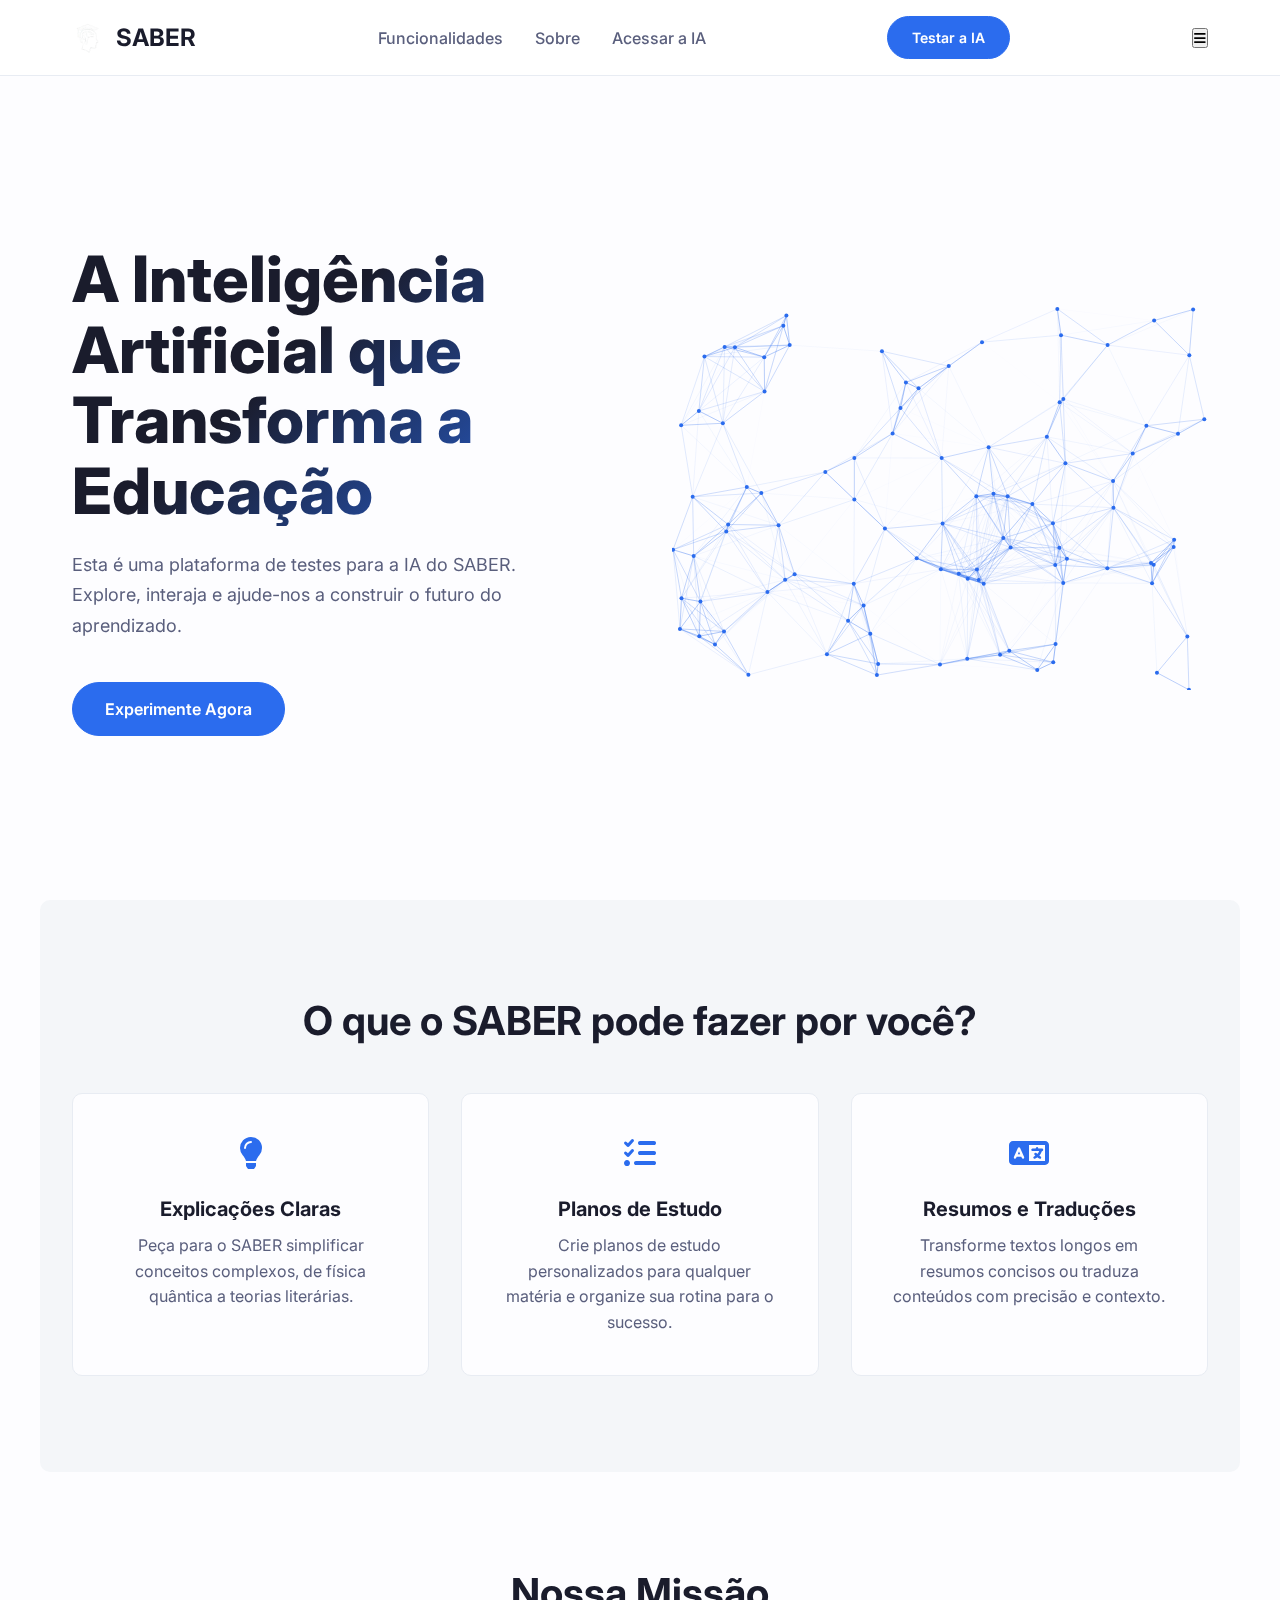
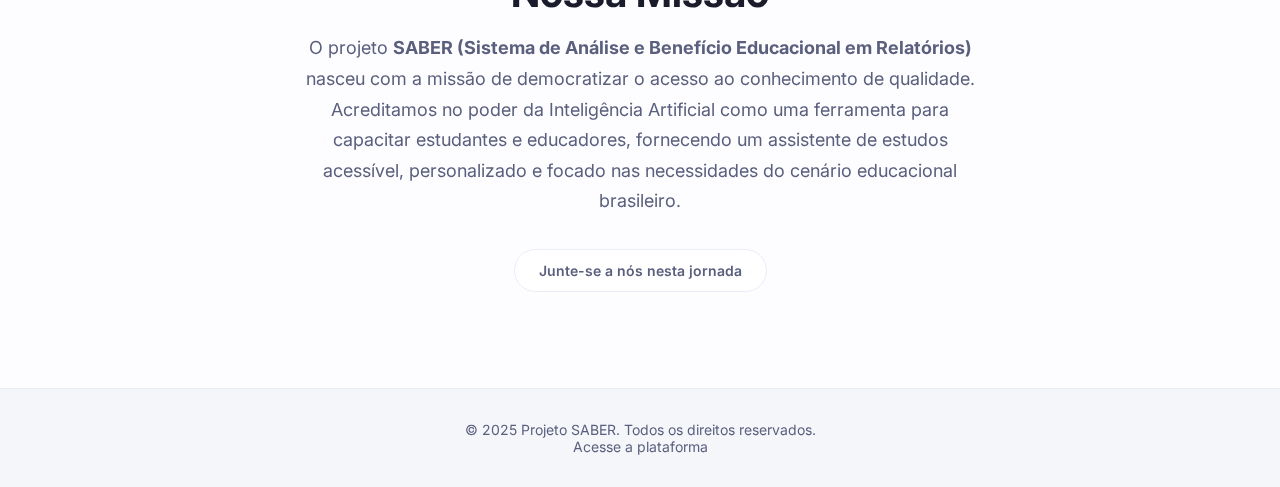
<file: static/index.html>
<!DOCTYPE html>
<html lang="pt-BR">
<head>
    <meta charset="UTF-8">
    <meta name="viewport" content="width=device-width, initial-scale=1.0">
    <title>Projeto SABER - Inteligência Artificial Educacional</title>
    <link rel="stylesheet" href="https://cdnjs.cloudflare.com/ajax/libs/font-awesome/6.0.0-beta3/css/all.min.css">
    <link rel="stylesheet" href="css/landing.css">
    <link rel="icon" href="assets/logo.png" type="image/png">
</head>
<body>

    <header class="main-header">
        <nav class="navbar">
            <a href="#hero" class="nav-logo">
                <img src="assets/logo.png" alt="SABER Logo" class="logo-img">
                <span>SABER</span>
            </a>
            <div class="nav-menu" id="nav-menu">
                <a href="#features" class="nav-link">Funcionalidades</a>
                <a href="#about" class="nav-link">Sobre</a>
                <a href="chat.html" class="nav-link">Acessar a IA</a>
            </div>
            <a href="chat.html" class="btn btn-primary nav-cta">Testar a IA</a>
            <button class="nav-toggle" id="nav-toggle">
                <i class="fas fa-bars"></i>
            </button>
        </nav>
    </header>

    <main>
        <section id="hero" class="hero-section">
            <div class="hero-content">
                <h1 class="hero-title">A Inteligência Artificial que Transforma a Educação</h1>
                <p class="hero-subtitle">
                    Esta é uma plataforma de testes para a IA do SABER. Explore, interaja e ajude-nos a construir o futuro do aprendizado.
                </p>
                <a href="chat.html" class="btn btn-primary btn-large hero-cta">
                     Experimente Agora
                </a>
            </div>
            <div class="hero-visual">
                <canvas id="neural-network-canvas"></canvas>
            </div>
        </section>

        <section id="features" class="features-section">
            <h2 class="section-title">O que o SABER pode fazer por você?</h2>
            <div class="features-grid">
                <div class="feature-card">
                    <div class="feature-icon"><i class="fas fa-lightbulb"></i></div>
                    <h3>Explicações Claras</h3>
                    <p>Peça para o SABER simplificar conceitos complexos, de física quântica a teorias literárias.</p>
                </div>
                <div class="feature-card">
                    <div class="feature-icon"><i class="fas fa-list-check"></i></div>
                    <h3>Planos de Estudo</h3>
                    <p>Crie planos de estudo personalizados para qualquer matéria e organize sua rotina para o sucesso.</p>
                </div>
                <div class="feature-card">
                    <div class="feature-icon"><i class="fas fa-language"></i></div>
                    <h3>Resumos e Traduções</h3>
                    <p>Transforme textos longos em resumos concisos ou traduza conteúdos com precisão e contexto.</p>
                </div>
            </div>
        </section>

        <section id="about" class="about-section">
            <div class="about-content">
                <h2 class="section-title">Nossa Missão</h2>
                <p class="about-text">
                    O projeto <strong>SABER (Sistema de Análise e Benefício Educacional em Relatórios)</strong> nasceu com a missão de democratizar o acesso ao conhecimento de qualidade. Acreditamos no poder da Inteligência Artificial como uma ferramenta para capacitar estudantes e educadores, fornecendo um assistente de estudos acessível, personalizado e focado nas necessidades do cenário educacional brasileiro.
                </p>
                <a href="chat.html" class="btn btn-secondary">Junte-se a nós nesta jornada</a>
            </div>
        </section>
    </main>

    <footer class="main-footer">
        <div class="footer-content">
            <p>© 2025 Projeto SABER. Todos os direitos reservados.</p>
            <a href="chat.html">Acesse a plataforma</a>
        </div>
    </footer>

    <script src="js/landing.js"></script>
</body>
</html>
</file>
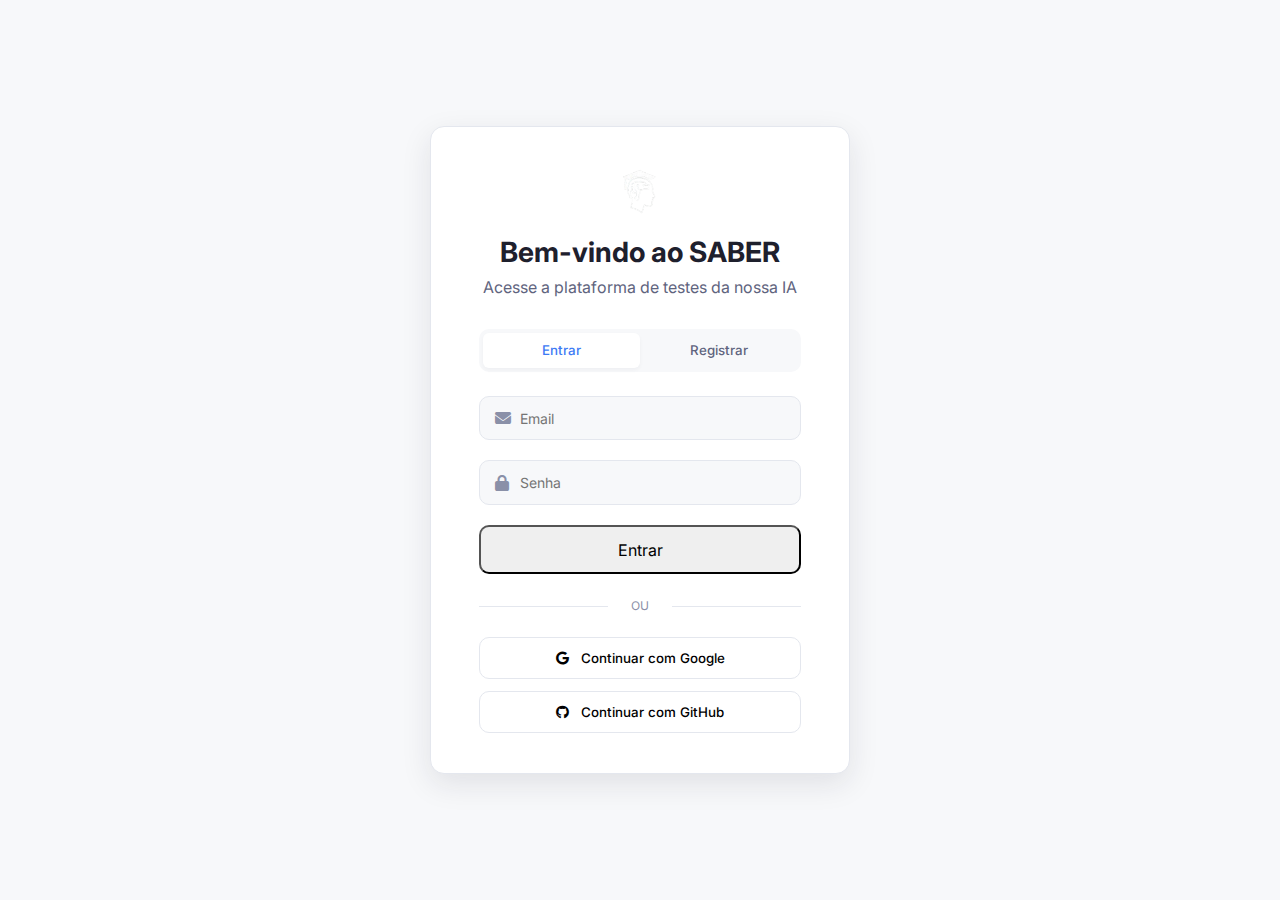
<file: static/chat.html>
<!DOCTYPE html>
<html lang="pt-BR">
<head>
    <meta charset="UTF-8">
    <meta name="viewport" content="width=device-width, initial-scale=1.0">
    <title>SABER - Chat IA</title>
    <link rel="stylesheet" href="https://cdnjs.cloudflare.com/ajax/libs/font-awesome/6.1.1/css/all.min.css">
    <link rel="stylesheet" href="css/chat.css">
    <link rel="icon" href="assets/logo.png" type="image/png">
</head>
<body data-theme="light">
    <div class="login-screen" id="loginScreen">
        <div class="login-container">
            <div class="login-header">
                <img src="assets/logo.png" alt="SABER Logo" class="login-logo-img">
                <h2 class="login-title">Bem-vindo ao SABER</h2>
                <p class="login-subtitle">Acesse a plataforma de testes da nossa IA</p>
            </div>
            <div class="login-tabs">
                <button class="login-tab active" data-tab="login">Entrar</button>
                <button class="login-tab" data-tab="register">Registrar</button>
            </div>
            <form id="login-form" class="login-form active">
                <div class="input-group">
                    <i class="fas fa-envelope"></i>
                    <input type="email" id="email" placeholder="Email" required>
                </div>
                <div class="input-group">
                    <i class="fas fa-lock"></i>
                    <input type="password" id="password" placeholder="Senha" required>
                </div>
                <button type="submit" class="btn-primary login-btn">Entrar</button>
            </form>
            <form id="register-form" class="login-form">
                <div class="input-group">
                    <i class="fas fa-user"></i>
                    <input type="text" id="reg-name" placeholder="Nome completo" required>
                </div>
                <div class="input-group">
                    <i class="fas fa-envelope"></i>
                    <input type="email" id="reg-email" placeholder="Email" required>
                </div>
                <div class="input-group">
                    <i class="fas fa-lock"></i>
                    <input type="password" id="reg-password" placeholder="Crie uma senha" required>
                </div>
                <div class="input-group">
                    <i class="fas fa-check-circle"></i>
                    <input type="password" id="reg-confirm" placeholder="Confirme sua senha" required>
                </div>
                <button type="submit" class="btn-primary login-btn">Criar Conta</button>
            </form>
            <div class="social-login-divider"><span>OU</span></div>
            <div class="social-login-buttons">
                <button class="social-btn google"><i class="fab fa-google"></i> Continuar com Google</button>
                <button class="social-btn github"><i class="fab fa-github"></i> Continuar com GitHub</button>
            </div>
        </div>
    </div>

    <div class="main-layout" id="appContainer" style="display: none;">
        <aside class="sidebar" id="sidebar">
            <div class="sidebar-header">
                <div class="sidebar-logo">
                    <div class="logo-circle"><img src="assets/logo.png" alt="Logo"></div>
                    <h2 class="sidebar-title">SABER</h2>
                </div>
                <button class="sidebar-toggle" id="sidebarToggle" title="Configurações"><i class="fas fa-cog"></i></button>
            </div>
            <div class="sidebar-actions">
                <button class="new-chat-btn" id="newChatBtn"><i class="fas fa-plus"></i><span>Nova Conversa</span></button>
            </div>
            <div class="sidebar-content">
                <div class="chat-history-section" id="todaySection"><h3 class="section-title">Hoje</h3><div class="chat-history-list" id="todayChats"></div></div>
                <div class="chat-history-section" id="yesterdaySection"><h3 class="section-title">Ontem</h3><div class="chat-history-list" id="yesterdayChats"></div></div>
                <div class="chat-history-section" id="weekSection"><h3 class="section-title">Últimos 7 dias</h3><div class="chat-history-list" id="weekChats"></div></div>
                <div class="chat-history-section" id="olderSection"><h3 class="section-title">Mais Antigas</h3><div class="chat-history-list" id="olderChats"></div></div>
            </div>
            <div class="sidebar-footer">
                <div class="user-info">
                    <div class="user-avatar"><span id="user-initial">U</span></div>
                    <div class="user-details"><span class="user-name">Usuário</span></div>
                </div>
                <button class="logout-btn" id="logoutBtn" title="Sair"><i class="fas fa-sign-out-alt"></i></button>
            </div>
        </aside>
        <div class="sidebar-overlay" id="sidebarOverlay"></div>

        <main class="chat-area">
            <header class="chat-header">
                <button class="header-menu-btn" id="headerMenuBtn"><i class="fas fa-bars"></i></button>
                <h1 class="chat-title" id="chat-title">Sua Conversa</h1>
            </header>
            <div class="chat-messages" id="chat-messages">
                </div>
            <div class="thinking-indicator" id="thinking" style="display: none;">
                <div class="dot-flashing"></div>
                <span> SABER está digitando...</span>
            </div>
            <div class="chat-input-area">
                <form id="message-form" class="input-wrapper">
                    <textarea id="message-input" placeholder="Pergunte qualquer coisa ao SABER..." rows="1"></textarea>
                    <button type="submit" id="send-button" title="Enviar Mensagem"><i class="fas fa-paper-plane"></i></button>
                </form>
                <p class="disclaimer">O SABER é uma IA em fase de testes e pode cometer erros.</p>
            </div>
        </main>
    </div>

    <div class="settings-modal-overlay" id="settingsModalOverlay">
        <div class="settings-modal" id="settingsModal">
            </div>
    </div>

    <script src="js/chat.js"></script>
</body>
</html>
</file>
<file: static/css/chat.css>
@import url('https://fonts.googleapis.com/css2?family=Inter:wght@300;400;500;600;700&display=swap');

/* ===========================================
   1. VARIÁVEIS E CONFIGURAÇÃO GLOBAL
   =========================================== */
:root {
    --primary-hue: 220;
    --accent-color: hsl(var(--primary-hue), 90%, 60%);
    --accent-hover: hsl(var(--primary-hue), 90%, 55%);
    --accent-light: hsl(var(--primary-hue), 90%, 96%);
    
    --bg-primary: #ffffff;
    --bg-secondary: #f7f8fa;
    --bg-tertiary: #eff1f5;
    
    --text-primary: #1e202d;
    --text-secondary: #5f647e;
    --text-tertiary: #8a90a8;
    --text-inverse: #ffffff;

    --border-color: #e4e7ee;
    --border-focus: var(--accent-color);
    
    --success-color: hsl(145, 63%, 42%);
    --danger-color: hsl(0, 79%, 63%);

    --shadow-sm: 0 2px 4px rgba(30, 32, 45, 0.04);
    --shadow-md: 0 4px 12px rgba(30, 32, 45, 0.08);
    --shadow-lg: 0 10px 30px rgba(30, 32, 45, 0.1);
    
    --radius-sm: 6px;
    --radius-md: 10px;
    --radius-lg: 14px;
    
    --transition: all 0.25s ease;
    --font-family: 'Inter', sans-serif;
}

[data-theme="dark"] {
    --accent-color: hsl(var(--primary-hue), 80%, 65%);
    --accent-hover: hsl(var(--primary-hue), 80%, 60%);
    --accent-light: hsla(var(--primary-hue), 80%, 65%, 0.1);

    --bg-primary: #18191a;
    --bg-secondary: #242526;
    --bg-tertiary: #3a3b3c;
    
    --text-primary: #e4e6eb;
    --text-secondary: #b0b3b8;
    --text-tertiary: #8a8d91;

    --border-color: #3e4042;
}

* {
    margin: 0;
    padding: 0;
    box-sizing: border-box;
    font-family: var(--font-family);
}

html, body {
    width: 100%;
    height: 100%;
    overflow: hidden;
    background-color: var(--bg-secondary);
    color: var(--text-primary);
}

/* ===========================================
   2. TELA DE LOGIN E REGISTRO
   =========================================== */
.login-screen {
    position: fixed;
    inset: 0;
    display: flex;
    align-items: center;
    justify-content: center;
    z-index: 1000;
    background-color: var(--bg-secondary);
}

.login-container {
    width: min(90vw, 420px);
    padding: 2.5rem 3rem;
    background: var(--bg-primary);
    border-radius: var(--radius-lg);
    box-shadow: var(--shadow-lg);
    border: 1px solid var(--border-color);
    animation: fadeIn 0.5s ease;
}

.login-header {
    text-align: center;
    margin-bottom: 2rem;
}

.login-logo-img {
    height: 48px;
    margin-bottom: 1rem;
}

.login-title {
    font-size: 1.75rem;
    font-weight: 700;
    color: var(--text-primary);
}

.login-subtitle {
    color: var(--text-secondary);
    margin-top: 0.5rem;
}

.login-tabs {
    display: flex;
    margin-bottom: 1.5rem;
    background-color: var(--bg-secondary);
    border-radius: var(--radius-md);
    padding: 4px;
}

.login-tab {
    flex: 1;
    padding: 0.6rem;
    background: transparent;
    border: none;
    color: var(--text-secondary);
    font-weight: 500;
    cursor: pointer;
    border-radius: var(--radius-sm);
    transition: var(--transition);
}

.login-tab.active {
    background: var(--bg-primary);
    color: var(--accent-color);
    box-shadow: var(--shadow-sm);
}

.login-form { display: none; }
.login-form.active { display: block; }

.input-group {
    position: relative;
    margin-bottom: 1.25rem;
}

.input-group i {
    position: absolute;
    left: 1rem;
    top: 50%;
    transform: translateY(-50%);
    color: var(--text-tertiary);
}

.input-group input {
    width: 100%;
    padding: 0.8rem 1rem 0.8rem 2.5rem;
    border: 1px solid var(--border-color);
    border-radius: var(--radius-md);
    background: var(--bg-secondary);
    color: var(--text-primary);
    font-size: 14px;
    transition: var(--transition);
}

.input-group input:focus {
    outline: none;
    border-color: var(--border-focus);
    background-color: var(--bg-primary);
}

.btn-primary.login-btn {
    width: 100%;
    padding: 0.8rem;
    font-size: 1rem;
    border-radius: var(--radius-md);
}

.social-login-divider {
    text-align: center;
    margin: 1.5rem 0;
    color: var(--text-tertiary);
    font-size: 12px;
    position: relative;
}
.social-login-divider::before, .social-login-divider::after {
    content: '';
    position: absolute;
    top: 50%;
    width: 40%;
    height: 1px;
    background-color: var(--border-color);
}
.social-login-divider::before { left: 0; }
.social-login-divider::after { right: 0; }

.social-login-buttons {
    display: flex;
    flex-direction: column;
    gap: 0.75rem;
}

.social-btn {
    padding: 0.75rem;
    border: 1px solid var(--border-color);
    background: var(--bg-primary);
    border-radius: var(--radius-md);
    cursor: pointer;
    transition: var(--transition);
    display: flex;
    align-items: center;
    justify-content: center;
    gap: 0.75rem;
    font-weight: 500;
}
.social-btn:hover {
    background-color: var(--bg-secondary);
    border-color: var(--text-tertiary);
}

/* ===========================================
   3. LAYOUT PRINCIPAL DO CHAT
   =========================================== */
.main-layout {
    display: flex;
    height: 100vh;
}

/* ===========================================
   4. SIDEBAR
   =========================================== */
.sidebar {
    width: 280px;
    background: var(--bg-secondary);
    border-right: 1px solid var(--border-color);
    display: flex;
    flex-direction: column;
    transition: transform 0.3s ease;
}

.sidebar-header {
    display: flex;
    align-items: center;
    justify-content: space-between;
    padding: 1.25rem;
    border-bottom: 1px solid var(--border-color);
}
.sidebar-logo { display: flex; align-items: center; gap: 0.75rem; }
.sidebar-logo .logo-circle {
    width: 32px;
    height: 32px;
    border-radius: 50%;
    display: flex;
    align-items: center;
    justify-content: center;
    background: var(--accent-color);
}
.sidebar-logo img { width: 20px; height: 20px; }
.sidebar-title { font-size: 1.25rem; font-weight: 700; }
.sidebar-toggle { /* ... estilos ... */ }

.sidebar-actions {
    padding: 1rem;
    border-bottom: 1px solid var(--border-color);
}
.new-chat-btn {
    /* ... estilos ... */
    background: var(--bg-primary);
    border: 1px solid var(--border-color);
}
.new-chat-btn:hover { background: var(--bg-tertiary); }

.sidebar-content {
    flex: 1;
    overflow-y: auto;
    padding: 1rem 0;
}
/* ... estilos de chat-history, chat-item ... */
.chat-history-item {
    padding: 0.75rem 1.25rem;
    border-radius: var(--radius-sm);
}
.chat-history-item:hover { background: var(--bg-tertiary); }
.chat-history-item.active {
    background: var(--accent-light);
    color: var(--accent-color);
    font-weight: 600;
}


.sidebar-footer {
    padding: 1rem;
    border-top: 1px solid var(--border-color);
    display: flex;
    align-items: center;
    justify-content: space-between;
}
.user-info { display: flex; align-items: center; gap: 0.75rem; }
.user-avatar {
    width: 36px;
    height: 36px;
    border-radius: 50%;
    background: var(--bg-tertiary);
    display: flex;
    align-items: center;
    justify-content: center;
    font-weight: 600;
    color: var(--accent-color);
}
.logout-btn { /* ... estilos ... */ }

/* ===========================================
   5. ÁREA PRINCIPAL DO CHAT
   =========================================== */
.chat-area {
    flex: 1;
    display: flex;
    flex-direction: column;
    height: 100vh;
    background-color: var(--bg-primary);
}

.chat-header {
    display: flex;
    align-items: center;
    padding: 1rem 1.5rem;
    border-bottom: 1px solid var(--border-color);
}
.chat-title { font-size: 1.1rem; font-weight: 600; }

.chat-messages {
    flex: 1;
    overflow-y: auto;
    padding: 2rem;
    display: flex;
    flex-direction: column;
    gap: 2rem;
}

.message {
    display: flex;
    max-width: 75%;
    gap: 1rem;
    animation: fadeIn 0.3s ease;
}
.message.user { align-self: flex-end; flex-direction: row-reverse; }
.message.ai { align-self: flex-start; }

.message-avatar .avatar-circle {
    width: 36px;
    height: 36px;
    border-radius: 50%;
    display: flex;
    align-items: center;
    justify-content: center;
    font-weight: 600;
}
.message.user .avatar-circle { background: var(--bg-tertiary); color: var(--text-secondary); }
.message.ai .avatar-circle { background: var(--accent-color); color: white; }
.message.ai .avatar-circle img { width: 22px; height: 22px; }

.message-bubble {
    background: var(--bg-secondary);
    padding: 1rem 1.25rem;
    border-radius: var(--radius-lg);
}
.message.user .message-bubble {
    background: var(--accent-color);
    color: white;
}
.message-text { line-height: 1.6; }
.message-text p { margin-bottom: 1em; }
.message-text p:last-child { margin-bottom: 0; }
.message-text strong { font-weight: 600; }
.message-text code:not(pre > code) {
    background: var(--bg-tertiary);
    padding: 0.2em 0.4em;
    border-radius: var(--radius-sm);
    font-size: 85%;
}
.message.user .message-text code:not(pre > code) { background: hsla(0,0%,100%,0.2); }

.message-text pre {
    background: var(--bg-secondary);
    padding: 1rem;
    border-radius: var(--radius-md);
    margin: 1rem 0;
    overflow-x: auto;
    border: 1px solid var(--border-color);
    position: relative;
}
.message.user .message-text pre { background: hsla(0,0%,0%,0.2); }
.message-text pre code { font-size: 14px; }

.copy-code-btn {
    position: absolute;
    top: 0.5rem;
    right: 0.5rem;
    background: var(--bg-tertiary);
    border: 1px solid var(--border-color);
    color: var(--text-tertiary);
    padding: 0.25rem 0.5rem;
    border-radius: var(--radius-sm);
    font-size: 12px;
    cursor: pointer;
    opacity: 0;
    transition: var(--transition);
}
pre:hover .copy-code-btn { opacity: 1; }
.copy-code-btn:hover { background: var(--border-color); color: var(--text-primary); }

.thinking-indicator { /* ... estilos ... */ }
.dot-flashing { /* ... estilos para animação de digitação ... */ }

/* ===========================================
   6. ÁREA DE INPUT DO CHAT
   =========================================== */
.chat-input-area {
    padding: 1rem 2rem 1.5rem;
    border-top: 1px solid var(--border-color);
    background: var(--bg-primary);
}
.input-wrapper {
    position: relative;
    display: flex;
    align-items: center;
    background: var(--bg-secondary);
    border: 1px solid var(--border-color);
    border-radius: var(--radius-lg);
}
.input-wrapper:focus-within { border-color: var(--border-focus); }

#message-input {
    flex: 1;
    padding: 0.8rem 3.5rem 0.8rem 1rem;
    border: none;
    background: transparent;
    color: var(--text-primary);
    font-size: 1rem;
    resize: none;
    outline: none;
    max-height: 150px;
}

#send-button {
    position: absolute;
    right: 0.5rem;
    top: 50%;
    transform: translateY(-50%);
    width: 36px;
    height: 36px;
    background: var(--accent-color);
    color: white;
    border: none;
    border-radius: var(--radius-md);
    cursor: pointer;
    transition: var(--transition);
}
#send-button:hover { background: var(--accent-hover); }
#send-button:disabled { background: var(--text-tertiary); cursor: not-allowed; }

.disclaimer {
    text-align: center;
    font-size: 12px;
    color: var(--text-tertiary);
    margin-top: 0.75rem;
}

/* ===========================================
   7. ANIMAÇÕES E RESPONSIVIDADE
   =========================================== */
@keyframes fadeIn { from { opacity: 0; transform: translateY(10px); } to { opacity: 1; transform: translateY(0); } }
@keyframes dot-flashing { /* ... */ }

/* ===========================================
   7. PLACEHOLDER DE BOAS-VINDAS E ESTADOS VAZIOS
   =========================================== */
.welcome-placeholder {
    display: flex;
    flex-direction: column;
    align-items: center;
    justify-content: center;
    text-align: center;
    margin: auto;
    padding: 2rem;
    color: var(--text-tertiary);
    animation: fadeIn 0.5s ease;
}

.welcome-logo {
    width: 80px;
    height: 80px;
    margin-bottom: 1.5rem;
}

.welcome-placeholder h2 {
    font-size: 1.75rem;
    color: var(--text-primary);
    margin-bottom: 0.75rem;
    font-weight: 600;
}

.welcome-placeholder p {
    font-size: 1rem;
    max-width: 400px;
    margin-bottom: 2rem;
}

.suggested-prompts {
    display: flex;
    flex-wrap: wrap;
    justify-content: center;
    gap: 0.75rem;
}

.prompt-btn {
    background: var(--bg-secondary);
    border: 1px solid var(--border-color);
    padding: 0.6rem 1rem;
    border-radius: var(--radius-md);
    font-size: 13px;
    cursor: pointer;
    transition: var(--transition);
}

.prompt-btn:hover {
    background: var(--bg-tertiary);
    border-color: var(--accent-color);
    color: var(--accent-color);
}


/* ===========================================
   8. MODAL DE CONFIGURAÇÕES
   =========================================== */
.settings-modal-overlay {
    position: fixed;
    inset: 0;
    background: rgba(30, 32, 45, 0.6);
    backdrop-filter: blur(5px);
    z-index: 1000;
    display: flex;
    align-items: center;
    justify-content: center;
    opacity: 0;
    visibility: hidden;
    transition: all 0.3s ease;
    padding: 1rem;
}

.settings-modal-overlay.active {
    opacity: 1;
    visibility: visible;
}

.settings-modal {
    width: 100%;
    max-width: 800px;
    background: var(--bg-primary);
    border-radius: var(--radius-lg);
    box-shadow: var(--shadow-lg);
    border: 1px solid var(--border-color);
    display: flex;
    flex-direction: column;
    max-height: 90vh;
    transform: scale(0.95);
    transition: all 0.3s ease;
}

.settings-modal-overlay.active .settings-modal {
    transform: scale(1);
}

.settings-header {
    display: flex;
    align-items: center;
    justify-content: space-between;
    padding: 1.25rem 1.5rem;
    border-bottom: 1px solid var(--border-color);
}

.settings-title {
    display: flex;
    align-items: center;
    gap: 0.75rem;
    font-size: 1.1rem;
    font-weight: 600;
}

.settings-close {
    width: 32px;
    height: 32px;
    border: none;
    background: transparent;
    color: var(--text-secondary);
    font-size: 1.25rem;
    cursor: pointer;
    border-radius: var(--radius-sm);
}
.settings-close:hover {
    background-color: var(--bg-tertiary);
}

.settings-content {
    display: flex;
    flex: 1;
    overflow: hidden;
}

.settings-tabs {
    display: flex;
    flex-direction: column;
    width: 200px;
    background: var(--bg-secondary);
    border-right: 1px solid var(--border-color);
    padding: 0.5rem;
}

.settings-tab {
    display: flex;
    align-items: center;
    gap: 0.75rem;
    padding: 0.75rem 1rem;
    border: none;
    background: transparent;
    color: var(--text-secondary);
    cursor: pointer;
    border-radius: var(--radius-sm);
    font-weight: 500;
}
.settings-tab:hover { background: var(--bg-tertiary); }
.settings-tab.active {
    background: var(--bg-primary);
    color: var(--accent-color);
    box-shadow: var(--shadow-sm);
}
.settings-tab i { width: 20px; text-align: center; }

.settings-panels {
    flex: 1;
    overflow-y: auto;
    padding: 1.5rem 2rem;
}
.settings-panel { display: none; }
.settings-panel.active { display: block; animation: fadeIn 0.3s ease; }
.settings-section h3 { margin-bottom: 1rem; border-bottom: 1px solid var(--border-color); padding-bottom: 0.5rem; }
.setting-item { display: flex; justify-content: space-between; align-items: center; padding: 1rem 0; }
.setting-description { font-size: 12px; color: var(--text-tertiary); margin-top: 4px; }
.setting-control { display: flex; align-items: center; gap: 1rem; }
.setting-value { font-weight: 500; }

.settings-footer {
    padding: 1rem 1.5rem;
    border-top: 1px solid var(--border-color);
    background: var(--bg-secondary);
    display: flex;
    justify-content: flex-end;
    gap: 1rem;
}


/* ===========================================
   9. RESPONSIVIDADE E AJUSTES FINAIS
   =========================================== */

@media (max-width: 1024px) {
    .sidebar {
        position: fixed;
        transform: translateX(-100%);
        z-index: 1100;
    }

    .sidebar.active {
        transform: translateX(0);
        box-shadow: var(--shadow-lg);
    }
    
    .chat-area {
        width: 100%;
    }

    .header-menu-btn {
        display: flex;
        align-items: center;
        justify-content: center;
        width: 36px;
        height: 36px;
        border: none;
        background: transparent;
        color: var(--text-secondary);
        font-size: 1.25rem;
        cursor: pointer;
        border-radius: var(--radius-sm);
    }
    .header-menu-btn:hover {
        background: var(--bg-tertiary);
    }

    .sidebar-overlay {
        position: fixed;
        inset: 0;
        background: rgba(0, 0, 0, 0.5);
        z-index: 1099;
        opacity: 0;
        visibility: hidden;
        transition: opacity 0.3s ease;
    }

    .sidebar-overlay.active {
        opacity: 1;
        visibility: visible;
    }
}

@media (max-width: 768px) {
    .login-container {
        padding: 2rem 1.5rem;
    }

    .chat-messages {
        padding: 1.5rem;
        gap: 1.5rem;
    }

    .message {
        max-width: 85%;
    }

    .chat-input-area {
        padding: 1rem 1.5rem;
    }

    .sidebar {
        width: 280px;
    }
    
    .settings-content { flex-direction: column; }
    .settings-tabs {
        width: 100%;
        flex-direction: row;
        overflow-x: auto;
        border-right: none;
        border-bottom: 1px solid var(--border-color);
        padding: 0.25rem;
    }
    .settings-tab {
        border-right: none;
        border-bottom: 2px solid transparent;
    }
    .settings-tab.active { border-bottom-color: var(--accent-color); }
    .setting-item { flex-direction: column; align-items: flex-start; gap: 0.5rem; }
    .setting-control { width: 100%; justify-content: flex-end; }
}

@media (max-width: 480px) {
    .chat-messages { padding: 1rem; }
    .message { max-width: 90%; }
    .chat-input-area { padding: 0.75rem; }
    #message-input { font-size: 0.95rem; }
}


/* ===========================================
   10. ANIMAÇÕES E EFEITOS
   =========================================== */

@keyframes fadeIn {
    from {
        opacity: 0;
        transform: translateY(10px);
    }
    to {
        opacity: 1;
        transform: translateY(0);
    }
}

.dot-flashing {
  position: relative;
  width: 8px;
  height: 8px;
  border-radius: 5px;
  background-color: var(--accent-color);
  color: var(--accent-color);
  animation: dotFlashing 1s infinite linear alternate;
  animation-delay: .5s;
}

.dot-flashing::before, .dot-flashing::after {
  content: '';
  display: inline-block;
  position: absolute;
  top: 0;
}

.dot-flashing::before {
  left: -12px;
  width: 8px;
  height: 8px;
  border-radius: 5px;
  background-color: var(--accent-color);
  color: var(--accent-color);
  animation: dotFlashing 1s infinite alternate;
  animation-delay: 0s;
}

.dot-flashing::after {
  left: 12px;
  width: 8px;
  height: 8px;
  border-radius: 5px;
  background-color: var(--accent-color);
  color: var(--accent-color);
  animation: dotFlashing 1s infinite alternate;
  animation-delay: 1s;
}

@keyframes dotFlashing {
  0% { background-color: var(--accent-color); }
  50%, 100% { background-color: var(--accent-light); }
}

.typing-cursor {
    display: inline-block;
    background: var(--accent-color);
    width: 2px;
    height: 1em;
    margin-left: 2px;
    border-radius: 1px;
    animation: cursor-blink 1s infinite;
}

@keyframes cursor-blink {
    0%, 50% { opacity: 1; }
    51%, 100% { opacity: 0; }
}

/* Scrollbar */
::-webkit-scrollbar { width: 8px; }
::-webkit-scrollbar-track { background: transparent; }
::-webkit-scrollbar-thumb { background: var(--border-color); border-radius: 10px; }
::-webkit-scrollbar-thumb:hover { background: var(--text-tertiary); }
</file>
<file: static/css/landing.css>
@import url('https://fonts.googleapis.com/css2?family=Inter:wght@300;400;500;600;700;800&display=swap');

/* ===========================================
   VARIÁVEIS E RESET GERAL
   =========================================== */
:root {
    --primary-hue: 220;
    --accent-color: hsl(var(--primary-hue), 85%, 55%);
    --accent-hover: hsl(var(--primary-hue), 85%, 50%);
    --bg-primary: #fdfdff;
    --bg-secondary: #f4f6f9;
    --text-primary: #1a1c2c;
    --text-secondary: #5a5f7d;
    --border-light: #e8ecf3;
    --shadow-md: 0 4px 12px hsla(0, 0%, 0%, 0.08);
    --radius-md: 10px;
    --radius-full: 50px;
    --transition: all 0.25s cubic-bezier(0.4, 0, 0.2, 1);
}

* {
    margin: 0;
    padding: 0;
    box-sizing: border-box;
    font-family: 'Inter', sans-serif;
    scroll-behavior: smooth;
}

body {
    background: var(--bg-primary);
    color: var(--text-primary);
}

a {
    text-decoration: none;
    color: inherit;
}

ul {
    list-style: none;
}

/* ===========================================
   COMPONENTES REUTILIZÁVEIS
   =========================================== */
.btn {
    padding: 0.75rem 1.5rem;
    border-radius: var(--radius-full);
    font-size: 14px;
    font-weight: 600;
    cursor: pointer;
    transition: var(--transition);
    display: inline-flex;
    align-items: center;
    gap: 0.5rem;
    border: 1px solid transparent;
}

.btn-primary {
    background: var(--accent-color);
    border-color: var(--accent-color);
    color: #fff;
}

.btn-primary:hover {
    background: var(--accent-hover);
    border-color: var(--accent-hover);
    transform: translateY(-2px);
    box-shadow: var(--shadow-md);
}

.btn-secondary {
    background: #fff;
    border-color: var(--border-light);
    color: var(--text-secondary);
}

.btn-secondary:hover {
    border-color: var(--accent-color);
    color: var(--accent-color);
    transform: translateY(-2px);
}

.btn-large {
    padding: 1rem 2rem;
    font-size: 16px;
}

/* ===========================================
   HEADER E NAVEGAÇÃO
   =========================================== */
.main-header {
    position: fixed;
    top: 0;
    left: 0;
    width: 100%;
    z-index: 100;
    padding: 1rem 0;
    background: rgba(255, 255, 255, 0.8);
    backdrop-filter: blur(10px);
    border-bottom: 1px solid var(--border-light);
}

.navbar {
    max-width: 1200px;
    margin: 0 auto;
    padding: 0 2rem;
    display: flex;
    justify-content: space-between;
    align-items: center;
}

.nav-logo {
    display: flex;
    align-items: center;
    gap: 0.75rem;
    font-size: 1.5rem;
    font-weight: 700;
}

.logo-img {
    height: 32px;
}

.nav-menu {
    display: flex;
    gap: 2rem;
}

.nav-menu a {
    font-weight: 500;
    color: var(--text-secondary);
    transition: color 0.2s ease;
}

.nav-menu a:hover {
    color: var(--accent-color);
}

/* ===========================================
   SEÇÕES PRINCIPAIS
   =========================================== */
main {
    padding-top: 80px; /* Altura do header */
}

section {
    padding: 6rem 2rem;
    max-width: 1200px;
    margin: 0 auto;
}

/* Hero Section */
.hero-section {
    display: flex;
    align-items: center;
    justify-content: space-between;
    gap: 4rem;
    min-height: calc(100vh - 80px);
}

.hero-content {
    flex: 1;
}

.hero-title {
    font-size: clamp(2.5rem, 5vw, 4rem);
    font-weight: 800;
    line-height: 1.1;
    margin-bottom: 1.5rem;
    background: linear-gradient(135deg, var(--text-primary) 40%, var(--accent-color) 100%);
    -webkit-background-clip: text;
    -webkit-text-fill-color: transparent;
}

.hero-subtitle {
    font-size: 1.125rem;
    color: var(--text-secondary);
    line-height: 1.7;
    margin-bottom: 2.5rem;
    max-width: 500px;
}

.hero-visual {
    flex: 0.8;
    display: flex;
    justify-content: center;
    align-items: center;
}

.hero-image {
    max-width: 100%;
    height: auto;
    animation: float 6s ease-in-out infinite;
}

@keyframes float {
    0% { transform: translateY(0px); }
    50% { transform: translateY(-20px); }
    100% { transform: translateY(0px); }
}

/* Features Section */
.features-section {
    text-align: center;
    background: var(--bg-secondary);
    border-radius: var(--radius-md);
}

.features-section h2 {
    font-size: 2.5rem;
    font-weight: 700;
    margin-bottom: 3rem;
}

.features-grid {
    display: grid;
    grid-template-columns: repeat(auto-fit, minmax(280px, 1fr));
    gap: 2rem;
}

.feature-card {
    background: var(--bg-primary);
    padding: 2.5rem;
    border-radius: var(--radius-md);
    border: 1px solid var(--border-light);
    transition: var(--transition);
}

.feature-card:hover {
    transform: translateY(-5px);
    box-shadow: var(--shadow-md);
    border-color: var(--accent-color);
}

.feature-icon {
    font-size: 2rem;
    color: var(--accent-color);
    margin-bottom: 1.5rem;
}

.feature-card h3 {
    font-size: 1.25rem;
    margin-bottom: 0.75rem;
}

.feature-card p {
    color: var(--text-secondary);
    line-height: 1.6;
}

/* About Section */
.about-section {
    text-align: center;
}

.about-content {
    max-width: 700px;
    margin: 0 auto;
}

.about-content h2 {
    font-size: 2.5rem;
    margin-bottom: 1rem;
}

.about-content p {
    font-size: 1.125rem;
    color: var(--text-secondary);
    line-height: 1.7;
    margin-bottom: 2rem;
}

/* Footer */
.main-footer {
    text-align: center;
    padding: 2rem;
    background: var(--bg-secondary);
    color: var(--text-secondary);
    font-size: 14px;
    border-top: 1px solid var(--border-light);
}

/* static/css/landing.css */

/* ... (todo o seu CSS anterior) ... */

/* ===========================================
   ESTILOS DA ANIMAÇÃO DO HERO
   =========================================== */
.hero-visual {
    position: relative;
    flex: 1; /* Aumenta o espaço para a animação */
    min-height: 400px;
    display: flex;
    justify-content: center;
    align-items: center;
}

#neural-network-canvas {
    position: absolute;
    top: 0;
    left: 0;
    width: 100%;
    height: 100%;
    z-index: -1; /* Coloca o canvas atrás de qualquer conteúdo futuro */
}

/* Ajuste para telas menores */
@media (max-width: 900px) {
    .hero-visual {
        min-height: 300px;
        width: 100%;
    }
}

/* Responsividade */
@media (max-width: 900px) {
    .hero-section {
        flex-direction: column;
        text-align: center;
        padding-top: 4rem;
    }

    .hero-subtitle {
        margin-left: auto;
        margin-right: auto;
    }

    .nav-menu, .nav-cta {
        display: none; /* Simplificando para mobile, mas pode-se adicionar um menu hambúrguer */
    }
}
</file>
